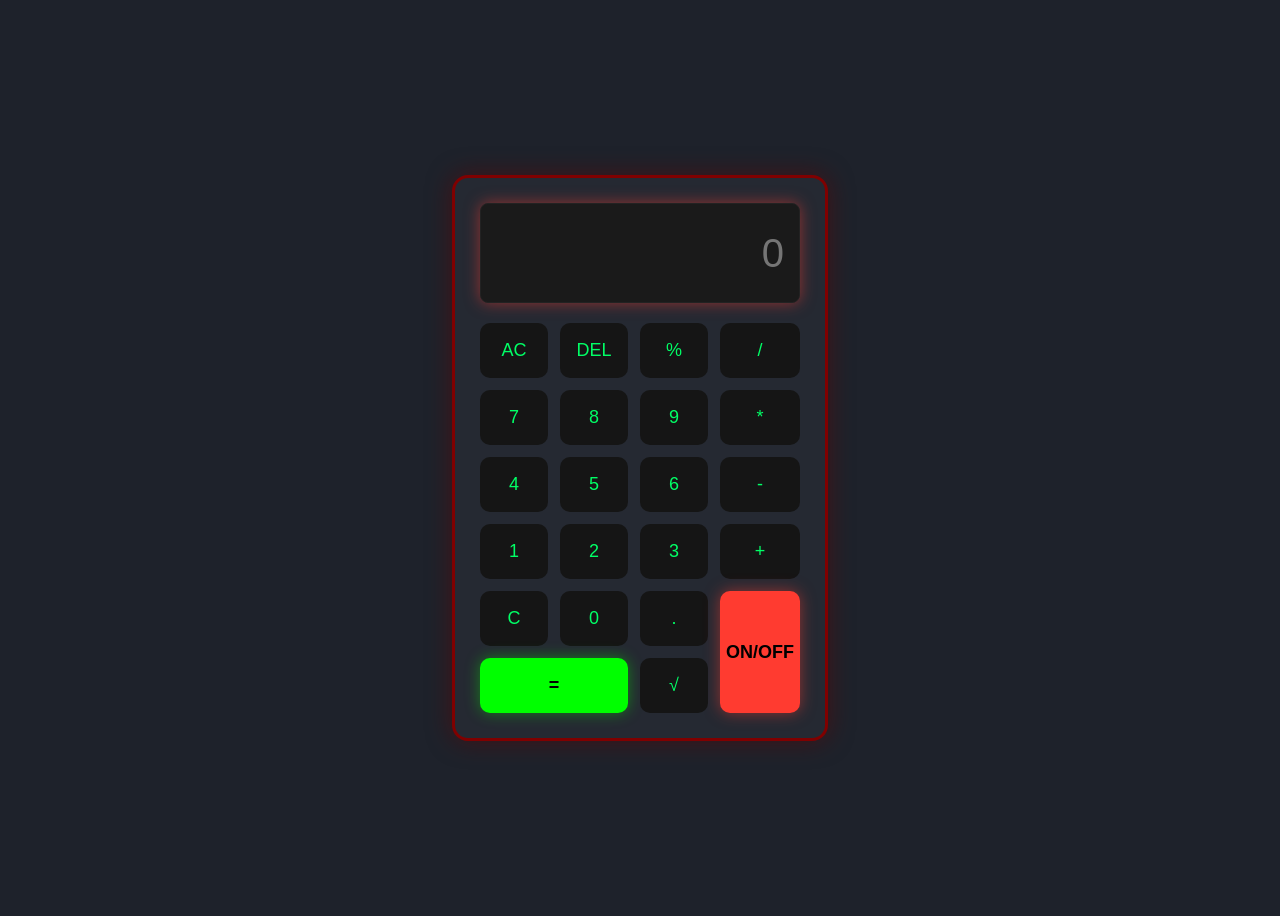
<file: index.html>
<!DOCTYPE html>
<html lang="en">
<head>
    <meta charset="UTF-8">
    <meta name="viewport" content="width=device-width, initial-scale=1.0">
    <title>Modern Dark Calculator</title>
    <link rel="stylesheet" href="style.css">
</head>
<body>

    <div class="calculator">
        <input type="text" class="display-box" placeholder="0" readonly>
        
        <div class="buttons">
            <button class="btn operator">AC</button>
            <button class="btn operator">DEL</button>
            <button class="btn operator">%</button>
            <button class="btn operator">/</button>

            <button class="btn">7</button>
            <button class="btn">8</button>
            <button class="btn">9</button>
            <button class="btn operator">*</button>

            <button class="btn">4</button>
            <button class="btn">5</button>
            <button class="btn">6</button>
            <button class="btn operator">-</button>

            <button class="btn">1</button>
            <button class="btn">2</button>
            <button class="btn">3</button>
            <button class="btn operator">+</button>

            <button class="btn clear">C</button>
            <button class="btn">0</button>
            <button class="btn">.</button>
            <button class="btn ON-OFF">ON/OFF</button>
            <button class="btn equal">=</button>
            <button class="btn root">√ </button>
        </div>
    </div>

</body>
</html>
</file>
<file: style.css>
!* {
    margin: 0;
    padding: 0;
    box-sizing: border-box;
    font-family: sans-serif;
}

body {
    display: flex;
    justify-content: center;
    align-items: center;
    min-height: 100vh;
    background-color: #1e222b;
}

.calculator {
    background: rgba(255, 255, 255, 0.03);
    padding: 25px;
    border-radius: 16px;
    box-shadow: 0 0 25px rgba(92,6,6,0.6);
    border: 3px solid #800000;
    width: 320px;
}

.display {
    width: 100%;
    height: 60px;
    background: transparent;
    border: none;
    outline: none;
    font-size: 32px;
    color: #fff;
    text-align: right;
    padding: 0 10px;
    margin-bottom: 20px;
}

.buttons {
    display: grid;
    grid-template-columns: repeat(4, 1fr);
    gap: 12px;
}

.btn {
    height: 55px;
    background: #151515;
    border: none;
    border-radius: 10px;
    color: #0f6;
    font-size: 18px;
    cursor: pointer;
    transition: background 0.2s, transform 0.1s;
}

.btn:active {
    transform: scale(0.95);
}

.btn:clear {
    grid-row: span 2;
    height: 120px;
    background: #ff3b30;
    color:#ffffff;
    font-weight: bold;
    box-shadow: 0 0 15px rgba(255,59,48,0.5);
}

.btn:clear:hover {
background: #ff453a;
}

.btn:hover {
    background: #202020;
    box-shadow: 0 0 8px rgba(0,255,102,0.2);
}

.operator {
    color: #00ff66;
}

.btn:root{
color: #00ff66;
font-weight: bold;
font-size: 20px;

}

.ON-OFF {
    grid-row: span 2;
    height: 100%;
    color:#000000;
    background: #ff3b30;
    font-weight: bold;
    box-shadow: 0 0 15px rgba(255,59,48,0.5);

}
.ON-OFF:hover {
    background-color: hsla(3, 100%, 59%, 0.863);

}

.equal {
    grid-column: span 2;
    background-color: #00ff00;
    color: #000000;
    font-weight: bold;
    box-shadow: 0 0 15px rgba(0,255,0,0.4);

}

.display-box {
    width: 100%;
    height: 100px;
    background-color: #1a1a1a;
    border: 1px solid #222;
    border-radius: 8px;
    color: #ffffff;
    font-size: 40px;
    text-align: right;
    padding: 0 15px;
    box-sizing: border-box;
    margin-bottom: 20px;
    box-shadow: 0 0 15px rgba(255,59,48,0.5);
}

.equal:hover {
    background: #12ff12;
}
</file>
<file: style3.css>
!* {
    margin: 0;
    padding: 0;
    box-sizing: border-box;
    font-family: sans-serif;
}

body {
    display: flex;
    justify-content: center;
    align-items: center;
    min-height: 100vh;
    background-color: #1e222b;
}

.calculator {
    background: rgba(255, 255, 255, 0.03);
    padding: 25px;
    border-radius: 16px;
    box-shadow: 0 0 25px rgba(92,6,6,0.6);
    border: 3px solid #800000;
    width: 320px;
}

.display {
    width: 100%;
    height: 60px;
    background: transparent;
    border: none;
    outline: none;
    font-size: 32px;
    color: #fff;
    text-align: right;
    padding: 0 10px;
    margin-bottom: 20px;
}

.buttons {
    display: grid;
    grid-template-columns: repeat(4, 1fr);
    gap: 12px;
}

.btn {
    height: 55px;
    background: #151515;
    border: none;
    border-radius: 10px;
    color: #0f6;
    font-size: 18px;
    cursor: pointer;
    transition: background 0.2s, transform 0.1s;
}

.btn:active {
    transform: scale(0.95);
}

.btn:clear {
    grid-row: span 2;
    height: 120px;
    background: #ff3b30;
    color:#ffffff;
    font-weight: bold;
    box-shadow: 0 0 15px rgba(255,59,48,0.5);
}

.btn:clear:hover {
background: #ff453a;
}

.btn:hover {
    background: #202020;
    box-shadow: 0 0 8px rgba(0,255,102,0.2);
}

.operator {
    color: #00ff66;
}

.btn:root{
color: #00ff66;
font-weight: bold;
font-size: 20px;

}

.ON-OFF {
    grid-row: span 2;
    height: 100%;
    color:#000000;
    background: #ff3b30;
    font-weight: bold;
    box-shadow: 0 0 15px rgba(255,59,48,0.5);

}
.ON-OFF:hover {
    background-color: hsla(3, 100%, 59%, 0.863);

}

.equal {
    grid-column: span 2;
    background-color: #00ff00;
    color: #000000;
    font-weight: bold;
    box-shadow: 0 0 15px rgba(0,255,0,0.4);

}

.display-box {
    width: 100%;
    height: 100px;
    background-color: #1a1a1a;
    border: 1px solid #222;
    border-radius: 8px;
    color: #ffffff;
    font-size: 40px;
    text-align: right;
    padding: 0 15px;
    box-sizing: border-box;
    margin-bottom: 20px;
    box-shadow: 0 0 15px rgba(255,59,48,0.5);
}

.equal:hover {
    background: #12ff12;
}
</file>
